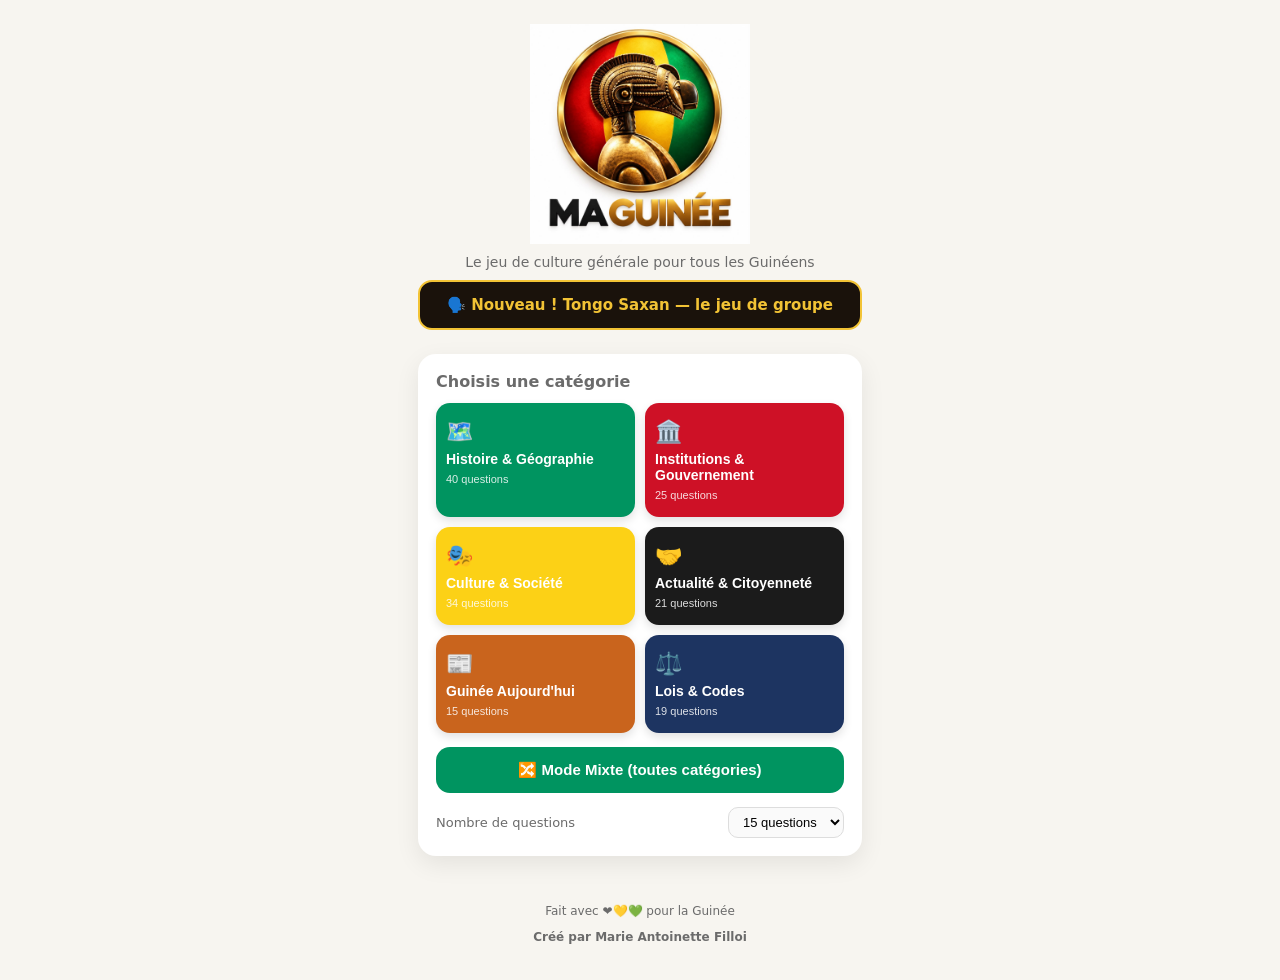
<file: index.html>
<!DOCTYPE html>
<html lang="fr">
<head>
<meta charset="UTF-8" />
<meta name="viewport" content="width=device-width, initial-scale=1, viewport-fit=cover" />
<title>MA GUINÉE — Jeu de culture générale</title>
<meta name="description" content="Jeu de culture générale sur la Guinée : histoire, géographie, institutions, culture et citoyenneté." />
<meta name="theme-color" content="#009460" />
<link rel="manifest" href="manifest.json" />
<link rel="icon" href="icons/icon.png" type="image/png" />
<link rel="apple-touch-icon" href="icons/icon.png" />
<link rel="stylesheet" href="style.css" />
</head>
<body>

<div id="app">

  <!-- ===== ÉCRAN ACCUEIL ===== -->
  <section id="screen-home" class="screen active">
    <header class="home-header">
      <img class="logo-full" src="icons/logo-full.jpg" alt="MA GUINÉE" loading="eager" />
      <p class="tagline">Le jeu de culture générale pour tous les Guinéens</p>
    </header>
        <a href="tongo-saxan/index.html" class="btn btn-block"
       style="display:block;text-align:center;text-decoration:none;margin:0 0 16px;background:#1a120b;color:#f2c335;border:2px solid #f2c335;font-weight:800;">
      🗣️ Nouveau ! Tongo Saxan — le jeu de groupe
    </a>

    <div class="home-card">
      <h2>Choisis une catégorie</h2>
      <div id="category-grid" class="category-grid"></div>

      <button id="btn-mixte" class="btn btn-primary btn-block">🔀 Mode Mixte (toutes catégories)</button>

      <div class="options-row">
        <label for="select-length">Nombre de questions</label>
        <select id="select-length">
          <option value="10">10 questions</option>
          <option value="15" selected>15 questions</option>
          <option value="20">20 questions</option>
        </select>
      </div>
    </div>

    <div id="scoreboard" class="scoreboard"></div>

    <footer class="home-footer">
      <p>Fait avec ❤️💛💚 pour la Guinée</p>
      <p class="credit">Créé par Marie Antoinette Filloi</p>
    </footer>
  </section>

  <!-- ===== ÉCRAN QUIZ ===== -->
  <section id="screen-quiz" class="screen">
    <div class="quiz-top">
      <button id="btn-quit" class="btn-icon" aria-label="Quitter">✕</button>
      <div class="progress-wrap">
        <div class="progress-bar"><div id="progress-fill" class="progress-fill"></div></div>
        <div id="progress-label" class="progress-label">Question 1/15</div>
      </div>
      <div id="timer" class="timer">20</div>
    </div>

    <div class="quiz-body">
      <div id="quiz-category-tag" class="category-tag"></div>
      <h2 id="question-text" class="question-text"></h2>
      <div id="last-chance" class="last-chance hidden">⏳ Dernière chance ! Réponds vite.</div>
      <div id="choices" class="choices"></div>
      <div id="explain" class="explain hidden"></div>
    </div>

    <div class="quiz-bottom">
      <div id="score-live" class="score-live">Score : 0</div>
      <button id="btn-next" class="btn btn-primary" disabled>Suivant →</button>
    </div>
  </section>

  <!-- ===== ÉCRAN RÉSULTATS ===== -->
  <section id="screen-results" class="screen">
    <div class="results-card">
      <div id="result-badge" class="result-badge">🏆</div>
      <h2 id="result-title">Bravo !</h2>
      <p id="result-score" class="result-score">0 / 0</p>
      <p id="result-message" class="result-message"></p>

      <div id="review-list" class="review-list"></div>

      <div class="results-actions">
        <button id="btn-share" class="btn btn-share btn-block">📤 Partager mon score</button>
        <button id="btn-replay" class="btn btn-primary btn-block">🔁 Rejouer</button>
        <button id="btn-home" class="btn btn-ghost btn-block">🏠 Accueil</button>
      </div>
    </div>
  </section>

</div>

<script src="questions.js"></script>
<script src="app.js"></script>
</body>
</html>
</file>
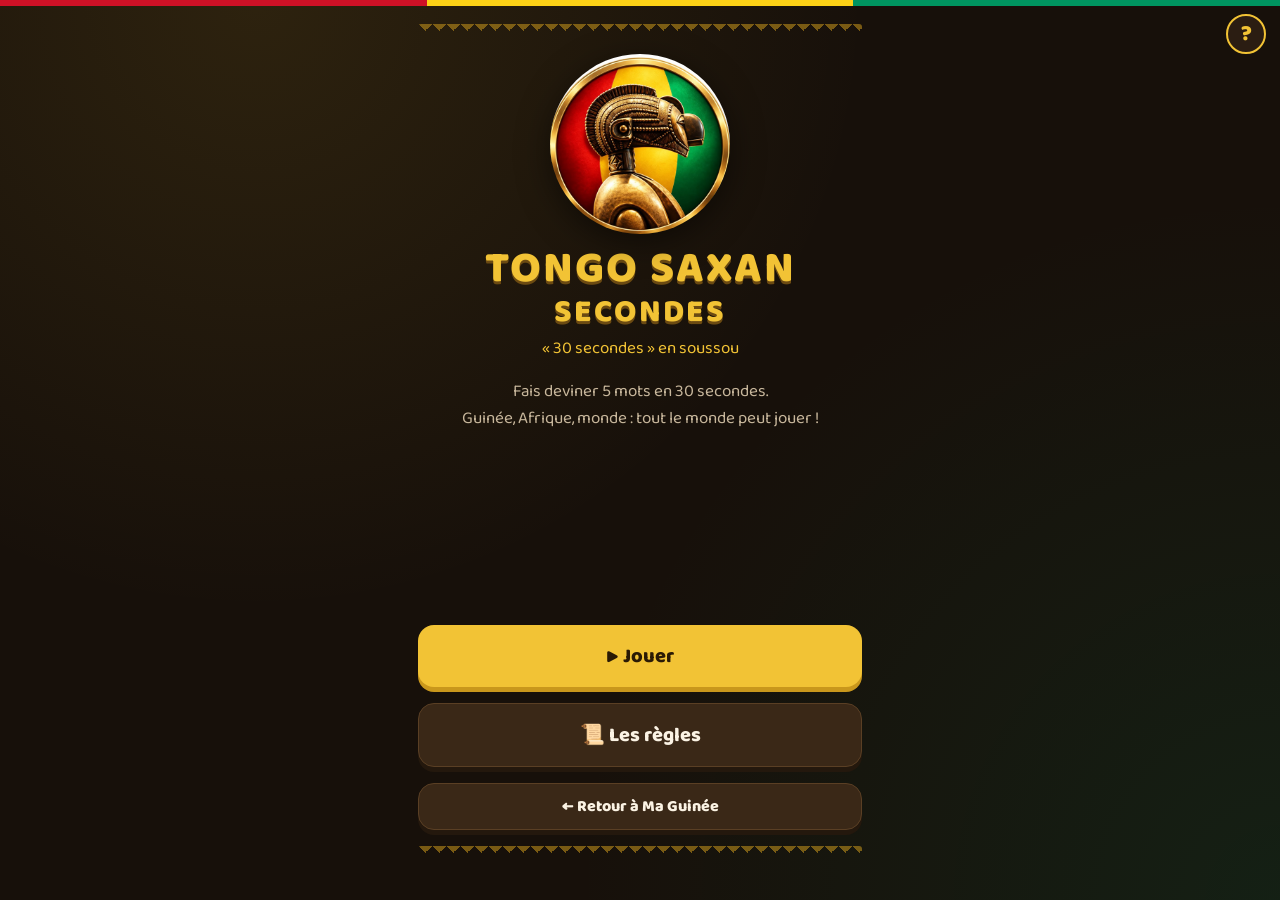
<file: tongo-saxan/index.html>
<!DOCTYPE html>
<html lang="fr">
<head>
<meta charset="UTF-8">
<meta name="viewport" content="width=device-width, initial-scale=1">
<title>Tongo Saxan Secondes</title>
<link rel="manifest" href="../manifest.json">
<link rel="icon" href="../icons/icon.png" type="image/png">
<meta name="theme-color" content="#009460">
<link rel="preconnect" href="https://fonts.googleapis.com">
<link href="https://fonts.googleapis.com/css2?family=Baloo+2:wght@500;700;800&display=swap" rel="stylesheet">
<style>
:root{
  --bg:#17100a; --wood:#2b1d12; --wood2:#3a2817; --line:#5a3f24;
  --gold:#f2c335; --gold2:#c9971c; --red:#ce1126; --yellow:#fcd116; --green:#009460;
  --text:#fbf3e4; --muted:#c8b79c;
}
*{box-sizing:border-box;margin:0;padding:0;-webkit-tap-highlight-color:transparent}
html,body{height:100%}
body{
  font-family:'Baloo 2',system-ui,sans-serif;color:var(--text);
  background:
    radial-gradient(circle at 20% 0%,rgba(242,195,53,.10),transparent 45%),
    radial-gradient(circle at 100% 100%,rgba(0,148,96,.12),transparent 45%),
    var(--bg);
  min-height:100%;
}
.flag{display:flex;height:6px}.flag i{flex:1}.flag i:nth-child(1){background:var(--red)}.flag i:nth-child(2){background:var(--yellow)}.flag i:nth-child(3){background:var(--green)}
.app{max-width:480px;margin:0 auto;padding:18px 18px 40px;min-height:calc(100vh - 6px);display:flex;flex-direction:column}
.screen{display:none;flex-direction:column;gap:16px;flex:1;animation:fade .35s ease}
.screen.on{display:flex}
@keyframes fade{from{opacity:0;transform:translateY(8px)}to{opacity:1;transform:none}}

/* motif */
.motif{height:14px;background:
  linear-gradient(135deg,var(--gold2) 25%,transparent 25%) -7px 0/14px 14px,
  linear-gradient(225deg,var(--gold2) 25%,transparent 25%) -7px 0/14px 14px;opacity:.55;border-radius:3px}

h1{font-size:54px;line-height:.9;font-weight:800;letter-spacing:2px;color:var(--gold);text-align:center;text-shadow:0 3px 0 #6b4a12}
h2{font-size:26px;font-weight:800;color:var(--gold);text-align:center}
.sub{text-align:center;color:var(--muted);font-size:17px}
.tag{display:inline-block;margin:0 auto;padding:2px 12px;border:1px dashed var(--gold2);border-radius:20px;color:var(--gold);font-size:13px}

.btn{border:0;border-radius:16px;padding:15px 18px;font:inherit;font-size:20px;font-weight:800;cursor:pointer;
  background:var(--gold);color:#2a1a05;box-shadow:0 5px 0 var(--gold2);transition:transform .08s}
.btn:active{transform:translateY(3px);box-shadow:0 2px 0 var(--gold2)}
.btn.sec{background:var(--wood2);color:var(--text);box-shadow:0 5px 0 #24180d;border:1px solid var(--line)}
.btn.green{background:var(--green);color:#fff;box-shadow:0 5px 0 #005a3a}
.btn.small{font-size:16px;padding:10px 14px}

.panel{background:var(--wood);border:1px solid var(--line);border-radius:18px;padding:16px}
.label{font-size:14px;color:var(--muted);margin-bottom:6px;font-weight:700;text-transform:uppercase;letter-spacing:1px}
.chips{display:flex;flex-wrap:wrap;gap:8px}
.chip{border:1px solid var(--line);background:var(--wood2);color:var(--text);border-radius:12px;padding:8px 14px;font:inherit;font-size:16px;font-weight:700;cursor:pointer}
.chip.on{background:var(--gold);color:#2a1a05;border-color:var(--gold)}
.teamin{display:flex;gap:8px;align-items:center;margin-top:8px}
.teamin span{width:14px;height:14px;border-radius:50%;flex:none}
.teamin input{flex:1;background:var(--bg);border:1px solid var(--line);border-radius:10px;padding:9px 12px;color:var(--text);font:inherit;font-size:17px}

/* mask */
.mask{width:180px;border-radius:50%;margin:0 auto;display:block;filter:drop-shadow(0 8px 16px rgba(0,0,0,.5))}
.mask.sm{width:96px}

/* scores */
.scores{display:flex;flex-direction:column;gap:10px}
.srow{display:grid;grid-template-columns:1fr auto;gap:4px 10px;align-items:center}
.srow b{font-size:17px}.srow em{font-style:normal;font-weight:800;color:var(--gold)}
.bar{grid-column:1/-1;height:10px;background:var(--bg);border-radius:6px;overflow:hidden}
.bar i{display:block;height:100%;border-radius:6px;transition:width .5s}
.srow.cur b::after{content:" ◀";color:var(--gold)}

/* card */
.top{display:flex;justify-content:space-between;align-items:center}
.who{font-size:20px;font-weight:800}
.timer{position:relative;width:86px;height:86px}
.timer svg{transform:rotate(-90deg)}
.timer .num{position:absolute;inset:0;display:grid;place-items:center;font-size:32px;font-weight:800}
.timer.hot .num{color:var(--red);animation:pulse .5s infinite alternate}
@keyframes pulse{to{transform:scale(1.15)}}
.card{background:linear-gradient(160deg,#fff7e6,#f3e0bb);border-radius:22px;padding:14px;display:flex;flex-direction:column;gap:9px;
  box-shadow:0 10px 30px rgba(0,0,0,.45);border:4px solid var(--gold);position:relative}
.card::before{content:"";position:absolute;inset:6px;border:1.5px dashed rgba(139,94,20,.35);border-radius:15px;pointer-events:none}
.word{display:flex;align-items:center;gap:10px;background:#fff;border:2px solid #e5cf9f;border-radius:14px;padding:11px 12px;
  color:#2a1a05;font:inherit;font-size:21px;font-weight:800;text-align:left;cursor:pointer;position:relative;z-index:1}
.word .n{width:30px;height:30px;border-radius:50%;background:#2a1a05;color:var(--gold);display:grid;place-items:center;font-size:15px;flex:none}
.word small{margin-left:auto;font-size:11px;font-weight:700;color:#8b6a2a;text-transform:uppercase;letter-spacing:.5px}
.word.ok{background:var(--green);border-color:var(--green);color:#fff}
.word.ok .n{background:#fff;color:var(--green)}
.word.ok .n::before{content:"✓"}.word.ok .n span{display:none}
.word.ok small{color:#d6ffe9}
.hint{text-align:center;color:var(--muted);font-size:15px}
.big{font-size:64px;font-weight:800;text-align:center;color:var(--gold);line-height:1}
.rules li{margin:0 0 8px 20px;font-size:17px;line-height:1.35}
.row{display:flex;gap:10px}.row .btn{flex:1}
.spacer{flex:1}
.howto{background:var(--wood2);border:1px solid var(--line);border-radius:16px;padding:12px 14px;display:flex;flex-direction:column;gap:8px}
.howto div{display:flex;gap:10px;align-items:flex-start;font-size:16px;line-height:1.3}
.howto div span{font-size:22px;flex:none;width:28px;text-align:center}
.banner{background:var(--gold);color:#2a1a05;border-radius:14px;padding:10px 12px;text-align:center;font-weight:800;font-size:18px;line-height:1.2}
.banner small{display:block;font-weight:600;font-size:14px}
.help{position:fixed;top:14px;right:14px;width:40px;height:40px;border-radius:50%;border:2px solid var(--gold);background:var(--wood);color:var(--gold);font:inherit;font-size:22px;font-weight:800;cursor:pointer;z-index:5}
.catdesc{margin-top:10px;font-size:15px;color:var(--muted)}
.tuto{position:fixed;inset:0;background:rgba(10,6,3,.92);z-index:20;display:none;align-items:center;justify-content:center;padding:20px}
.tuto.on{display:flex}
.tbox{max-width:420px;width:100%;background:var(--wood);border:2px solid var(--gold);border-radius:22px;padding:22px 20px;display:flex;flex-direction:column;gap:14px;text-align:center;animation:fade .3s}
.tbox .ico{font-size:64px;line-height:1}
.tbox h3{font-size:24px;color:var(--gold);font-weight:800}
.tbox p{font-size:18px;line-height:1.35}
.dots{display:flex;gap:6px;justify-content:center}.dots i{width:9px;height:9px;border-radius:50%;background:var(--line)}.dots i.on{background:var(--gold)}
.confetti{position:fixed;top:-20px;width:10px;height:14px;z-index:9;animation:fall linear forwards;pointer-events:none}
@keyframes fall{to{transform:translateY(110vh) rotate(720deg)}}
</style>
</head>
<body>
<svg width="0" height="0" style="position:absolute" aria-hidden="true"><defs>
      <linearGradient id="wd" x1="0" y1="0" x2="1" y2="1"><stop offset="0" stop-color="#6b4321"/><stop offset="1" stop-color="#2a170a"/></linearGradient>
    </defs><symbol id="nimba" viewBox="0 0 200 250">
    <!-- crête -->
    <path d="M86 40 L92 26 L100 38 L108 22 L116 36 L125 22 L132 38 L141 28 L146 46" fill="none" stroke="#f2c335" stroke-width="4" stroke-linejoin="round"/>
    <!-- tête de profil -->
    <path d="M118 36 C150 36 170 62 166 98 C163 122 151 136 136 141 L134 156 L100 156 L98 147
             C82 147 72 142 67 135 C63 129 59 126 53 128 C40 131 36 118 44 108
             C54 96 66 86 69 72 C72 50 92 36 118 36 Z" fill="url(#wd)" stroke="#f2c335" stroke-width="3"/>
    <!-- oeil -->
    <path d="M80 80 Q90 73 99 80 Q90 86 80 80 Z" fill="#f2c335"/>
    <!-- oreille -->
    <path d="M140 86 q12 4 8 18 q-4 8 -12 4" fill="none" stroke="#f2c335" stroke-width="3"/>
    <!-- scarifications -->
    <g stroke="#f2c335" stroke-width="2.4" stroke-linecap="round" opacity=".9">
      <path d="M108 52 l8 8 l8 -8 l8 8 l8 -8"/>
      <path d="M112 118 l6 6 l6 -6 l6 6"/>
      <path d="M78 100 l5 6"/><path d="M85 98 l5 6"/>
    </g>
    <!-- épaules -->
    <path d="M58 166 Q60 156 76 156 L148 156 Q162 156 164 170 L166 198 Q112 212 56 198 Z" fill="url(#wd)" stroke="#f2c335" stroke-width="3"/>
    <!-- seins -->
    <path d="M74 200 Q74 228 90 228 Q104 228 104 203" fill="url(#wd)" stroke="#f2c335" stroke-width="3"/>
    <path d="M118 203 Q118 228 133 228 Q148 228 148 200" fill="url(#wd)" stroke="#f2c335" stroke-width="3"/>
    <circle cx="90" cy="221" r="3" fill="#f2c335"/><circle cx="133" cy="221" r="3" fill="#f2c335"/>
    <g fill="#ce1126"><circle cx="86" cy="178" r="4"/></g><g fill="#fcd116"><circle cx="111" cy="182" r="4"/></g><g fill="#009460"><circle cx="136" cy="178" r="4"/></g>
    <!-- pieds -->
    <g fill="#2a170a" stroke="#f2c335" stroke-width="3"><rect x="64" y="226" width="10" height="20" rx="3"/><rect x="150" y="226" width="10" height="20" rx="3"/></g>
  </symbol></svg>
<div class="flag"><i></i><i></i><i></i></div>
<button class="help" onclick="openTuto(false)" aria-label="Aide">?</button>
<div class="tuto" id="tuto"><div class="tbox">
  <div class="ico" id="tIco"></div><h3 id="tTitle"></h3><p id="tText"></p>
  <div class="dots" id="tDots"></div>
  <div class="row"><button class="btn sec small" id="tSkip" onclick="closeTuto()">Passer</button><button class="btn small" id="tNext" onclick="nextTuto()">Suivant →</button></div>
</div></div>
<div class="app">

<!-- ACCUEIL -->
<section class="screen on" id="home">
  <div class="motif"></div>
  <img class="mask" src="../icons/icon.png" alt="Logo Nimba">
    <h1 style="font-size:44px">TONGO SAXAN<br><span style="font-size:32px">SECONDES</span></h1>
  <p class="sub" style="margin-top:-10px;color:var(--gold)">« 30 secondes » en soussou</p>
 
  <p class="sub">Fais deviner 5 mots en 30 secondes.<br>Guinée, Afrique, monde : tout le monde peut jouer !</p>
  <div class="spacer"></div>
  <button class="btn" onclick="go('setup')">▶ Jouer</button>
  <button class="btn sec" onclick="go('rules')">📜 Les règles</button>
  <a class="btn sec small" href="../index.html" style="text-align:center;text-decoration:none">← Retour à Ma Guinée</a>
  <div class="motif"></div>
</section>

<!-- RÈGLES -->
<section class="screen" id="rules">
  <h2>Comment jouer ?</h2>
  <div class="panel">
    <ol class="rules">
      <li>Formez 2 à 4 équipes.</li>
      <li>À chaque tour, un joueur de l'équipe prend le téléphone et lance le chrono.</li>
      <li>Il a <b>30 secondes</b> pour faire deviner les <b>5 mots</b> de la carte à son équipe.</li>
      <li>Interdit de dire le mot, une partie du mot, ou de l'épeler !</li>
      <li>Touchez un mot quand l'équipe le trouve ✓.</li>
      <li>Chaque mot trouvé = 1 point. Puis c'est le tour de l'équipe suivante.</li>
      <li>La première équipe qui atteint le score final gagne 🏆.</li>
    </ol>
  </div>
  <div class="spacer"></div>
  <button class="btn" onclick="go('setup')">J'ai compris, on joue !</button>
  <button class="btn sec small" onclick="go('home')">← Retour</button>
</section>

<!-- RÉGLAGES -->
<section class="screen" id="setup">
  <h2>Préparer la partie</h2>
  <div class="panel">
    <div class="label">Nombre d'équipes</div>
    <div class="chips" id="nbTeams"></div>
    <div id="teamInputs"></div>
  </div>
  <div class="panel">
    <div class="label">Thème des cartes</div>
    <div class="chips" id="cats"></div>
    <div class="catdesc" id="catDesc"></div>
  </div>
  <div class="panel">
    <div class="label">Durée du chrono</div>
    <div class="chips" id="durs"></div>
  </div>
  <div class="panel">
    <div class="label">Score pour gagner</div>
    <div class="chips" id="targets"></div>
  </div>
  <button class="btn" onclick="startGame()">C'est parti !</button>
  <button class="btn sec small" onclick="go('home')">← Retour</button>
</section>

<!-- AVANT LE TOUR -->
<section class="screen" id="ready">
  <img class="mask sm" src="../icons/icon.png" alt="">
  <p class="sub">C'est au tour de</p>
  <h2 id="readyTeam" style="font-size:34px"></h2>
  <div class="howto">
    <div><span>📱</span><p><b>Un joueur</b> de cette équipe prend le téléphone. C'est lui qui <b>fait deviner</b>.</p></div>
    <div><span>🙈</span><p>Ses coéquipiers <b>ne regardent pas</b> l'écran. Ce sont eux qui <b>devinent</b>.</p></div>
    <div><span>🗣️</span><p>Il explique chaque mot <b>sans le dire</b> (gestes, phrases, exemples…).</p></div>
    <div><span>⏱️</span><p>Il a <b id="readyDur">30</b> secondes pour faire trouver un maximum des 5 mots.</p></div>
  </div>
  <div class="panel scores" id="scoresReady"></div>
  <div class="spacer"></div>
  <button class="btn green" onclick="startTurn()">⏱ Lancer le chrono</button>
  <button class="btn sec small" onclick="quitGame()">Quitter la partie</button>
</section>

<!-- CARTE -->
<section class="screen" id="play">
  <div class="top">
    <div><div class="label" style="margin:0">Équipe</div><div class="who" id="playTeam"></div></div>
    <div class="timer" id="timer">
      <svg width="86" height="86"><circle cx="43" cy="43" r="37" fill="none" stroke="#3a2817" stroke-width="8"/>
        <circle id="ring" cx="43" cy="43" r="37" fill="none" stroke="#f2c335" stroke-width="8" stroke-linecap="round" stroke-dasharray="232.5" stroke-dashoffset="0"/></svg>
      <div class="num" id="timeNum">30</div>
    </div>
  </div>
  <div class="banner">Fais deviner ces mots à ton équipe… sans les dire !<small>Quand ton équipe trouve un mot, touche-le ✓</small></div>
  <div class="card" id="card"></div>
  <div class="spacer"></div>
  <button class="btn sec small" onclick="endTurn()">Terminer maintenant</button>
</section>

<!-- RÉSULTAT DU TOUR -->
<section class="screen" id="result">
  <h2>⏰ Temps écoulé !</h2>
  <div class="big" id="resNum">0</div>
  <p class="sub" id="resTxt"></p>
  <div class="card" id="resCard"></div>
  <p class="hint">Une erreur ? Touche un mot pour corriger.</p>
  <div class="spacer"></div>
  <button class="btn" onclick="validate()">Valider les points</button>
</section>

<!-- VICTOIRE -->
<section class="screen" id="win">
  <div class="motif"></div>
  <img class="mask" src="../icons/icon.png" alt="">
  <h2 style="font-size:20px;color:var(--muted)">Victoire de</h2>
  <h1 id="winTeam" style="font-size:44px"></h1>
  <div class="panel scores" id="scoresWin"></div>
  <div class="spacer"></div>
  <button class="btn" onclick="startGame()">🔁 Rejouer</button>
  <button class="btn sec small" onclick="go('home')">Accueil</button>
</section>

</div>

<script>
/* ======== CARTES (mots) ======== */
const POOLS = {
  guinee: ["Conakry","Kankan","Labé","Nzérékoré","Kindia","Boké","Mamou","Faranah","Kissidougou","Siguiri","Dubréka","Macenta","Guéckédou","Fria",
    "Fouta-Djallon","Mont Nimba","Îles de Loos","Île de Kassa","Fleuve Niger","Voile de la Mariée","Mont Loura","Kaloum","Ratoma","Marché Madina",
    "Masque Nimba","Mory Kanté","Sékouba Bambino","Bembeya Jazz","Ballets Africains","Camara Laye","L'Enfant noir","Syli National","Naby Keïta",
    "Serhou Guirassy","Pascal Feindouno","Horoya AC","Hafia FC","Fonio","Sauce arachide","Sauce feuille","Riz gras","Djembé","Kora","Balafon",
    "Bauxite","Franc guinéen","2 octobre","Drapeau guinéen","Soussou","Peul","Malinké","Kissi","Taxi-moto","Mangue","Ananas",
    "Grande mosquée de Conakry","Palais du Peuple","Stade du 28 Septembre","Jardin de Camayenne"],
  afrique: ["Nil","Sahara","Kilimandjaro","Chutes Victoria","Pyramides","Lac Victoria","Nelson Mandela","Miriam Makeba","Fela Kuti","Youssou N'Dour",
    "Salif Keita","Angélique Kidjo","Didier Drogba","Samuel Eto'o","Mohamed Salah","Sadio Mané","Wangari Maathai","Chinua Achebe","Lagos","Dakar",
    "Abidjan","Bamako","Freetown","Monrovia","Le Caire","Nairobi","Addis-Abeba","Kinshasa","Le Cap","Johannesburg","Marrakech","Tombouctou",
    "Île de Gorée","Lac Rose","Madagascar","Baobab","Lion","Éléphant","Girafe","Gorille","Zèbre","Hippopotame","Lémurien","Crocodile",
    "Jollof","Thiéboudienne","Mafé","Couscous","Attiéké","Alloco","Pagne wax","Kente","Boubou","CAN","Union africaine","Swahili","Wolof",
    "Zoulou","Tabaski","Griot","Safari"],
  monde: ["Tour Eiffel","Statue de la Liberté","Grande Muraille","Taj Mahal","Machu Picchu","Colisée","Big Ben","Everest","Amazonie","Océan Pacifique",
    "Paris","Londres","New York","Tokyo","Rio de Janeiro","Pékin","Dubaï","La Mecque","Lionel Messi","Cristiano Ronaldo","Kylian Mbappé","Usain Bolt",
    "Serena Williams","Michael Jackson","Bob Marley","Beyoncé","Rihanna","Albert Einstein","Napoléon","Martin Luther King","La Joconde",
    "Coupe du monde","Jeux olympiques","Internet","WhatsApp","TikTok","Smartphone","Avion","Fusée","Lune","Soleil","Mars","Arc-en-ciel",
    "Pizza","Chocolat","Café","Ordinateur","Basket-ball","Tennis","Piano","Guitare","Dinosaure","Pingouin","Kangourou","Panda","Requin",
    "Volcan","Pyjama","Parapluie","Anniversaire","Hôpital","École","Football"]
};
const CAT_LABEL = {tout:"🌍 Tout",guinee:"🇬🇳 Guinée",afrique:"🌍 Afrique",monde:"🌐 Monde"};
const CAT_DESC = {tout:"Des mots sur la Guinée, l'Afrique et le monde, mélangés.",
  guinee:"Uniquement des mots sur la Guinée : villes, artistes, plats, lieux…",
  afrique:"Des mots sur toute l'Afrique : pays, villes, stars, animaux, plats…",
  monde:"Des mots du monde entier : monuments, sportifs, objets, animaux…"};
const TUTO = [
  ["👥","Formez des équipes","Mettez-vous en 2, 3 ou 4 équipes. Chaque équipe joue à son tour."],
  ["📱","Un joueur fait deviner","Quand c'est votre tour, une personne prend le téléphone. Les autres de son équipe ne regardent pas l'écran."],
  ["🃏","Une carte = 5 mots","Le téléphone montre 5 mots. Le joueur doit les faire deviner à son équipe."],
  ["🚫","Interdit de dire le mot !","On explique avec d'autres mots, des gestes ou des exemples. Exemple pour « Conakry » : « La capitale de la Guinée »."],
  ["⏱️","Vite, le chrono tourne","Vous avez peu de temps (30 secondes au départ). Quand l'équipe trouve un mot, touchez-le : il devient vert ✓."],
  ["🏆","Gagnez des points","1 mot trouvé = 1 point. Puis on passe à l'équipe suivante. La première équipe qui arrive au score final gagne !"]
];
let tStep=0, tThen=false;
function openTuto(then){tStep=0;tThen=then;$('tuto').classList.add('on');showTuto();}
function showTuto(){const t=TUTO[tStep];$('tIco').textContent=t[0];$('tTitle').textContent=t[1];$('tText').textContent=t[2];
  $('tDots').innerHTML=TUTO.map((_,i)=>`<i class="${i===tStep?'on':''}"></i>`).join('');
  $('tNext').textContent = tStep===TUTO.length-1 ? (tThen?"On joue ! ▶":"J'ai compris ✓") : "Suivant →";
  $('tSkip').style.display = tStep===TUTO.length-1 ? 'none':'';}
function nextTuto(){if(tStep<TUTO.length-1){tStep++;showTuto();}else closeTuto();}
function closeTuto(){$('tuto').classList.remove('on');}
const SHORT = {guinee:"Guinée",afrique:"Afrique",monde:"Monde"};
const TEAM_COLORS = ["#ce1126","#fcd116","#009460","#4fb3ff"];
const TEAM_NAMES = ["Les Lions","Les Éléphants","Les Panthères","Les Aigles"];

const S = {nb:2, names:[...TEAM_NAMES], cat:"tout", dur:30, target:20, teams:[], cur:0, deck:[], card:[], found:[], timer:null, left:0, audio:null};

/* ======== OUTILS ======== */
const $ = id => document.getElementById(id);
function go(id){document.querySelector('.help').style.display=(id==='play'||id==='result')?'none':'';document.querySelectorAll('.screen').forEach(s=>s.classList.toggle('on',s.id===id));window.scrollTo(0,0);if(id==='setup')renderSetup();}
function shuffle(a){for(let i=a.length-1;i>0;i--){const j=Math.floor(Math.random()*(i+1));[a[i],a[j]]=[a[j],a[i]];}return a;}
function esc(s){return s.replace(/[&<>"]/g,c=>({"&":"&amp;","<":"&lt;",">":"&gt;",'"':"&quot;"}[c]));}

function beep(f,d,type){
  try{
    if(!S.audio) S.audio = new (window.AudioContext||window.webkitAudioContext)();
    const o=S.audio.createOscillator(), g=S.audio.createGain();
    o.type=type||'sine'; o.frequency.value=f; o.connect(g); g.connect(S.audio.destination);
    g.gain.setValueAtTime(.25,S.audio.currentTime); g.gain.exponentialRampToValueAtTime(.001,S.audio.currentTime+d);
    o.start(); o.stop(S.audio.currentTime+d);
  }catch(e){}
}

/* ======== RÉGLAGES ======== */
function chips(el, opts, val, onPick){
  el.innerHTML = opts.map(o=>`<button class="chip ${o.v===val?'on':''}" data-v="${o.v}">${o.t}</button>`).join('');
  el.querySelectorAll('.chip').forEach(b=>b.onclick=()=>{onPick(isNaN(b.dataset.v)?b.dataset.v:+b.dataset.v);renderSetup();});
}
function renderSetup(){
  document.querySelectorAll('#teamInputs input').forEach((inp,i)=>S.names[i]=inp.value||TEAM_NAMES[i]);
  chips($('nbTeams'),[2,3,4].map(n=>({v:n,t:n+" équipes"})),S.nb,v=>S.nb=v);
  $('teamInputs').innerHTML = Array.from({length:S.nb},(_,i)=>
    `<div class="teamin"><span style="background:${TEAM_COLORS[i]}"></span><input maxlength="18" value="${esc(S.names[i])}"></div>`).join('');
  chips($('cats'),Object.keys(CAT_LABEL).map(k=>({v:k,t:CAT_LABEL[k]})),S.cat,v=>S.cat=v);
  $('catDesc').textContent=CAT_DESC[S.cat];
  chips($('durs'),[30,45,60].map(n=>({v:n,t:n+" s"})),S.dur,v=>S.dur=v);
  chips($('targets'),[10,20,30].map(n=>({v:n,t:n+" points"})),S.target,v=>S.target=v);
}

/* ======== PARTIE ======== */
function buildDeck(){
  const keys = S.cat==='tout' ? Object.keys(POOLS) : [S.cat];
  S.deck = shuffle(keys.flatMap(k=>POOLS[k].map(w=>({w,k}))));
}
function startGame(){
  document.querySelectorAll('#teamInputs input').forEach((inp,i)=>S.names[i]=inp.value.trim()||TEAM_NAMES[i]);
  S.teams = Array.from({length:S.nb},(_,i)=>({name:S.names[i],color:TEAM_COLORS[i],score:0}));
  S.cur = 0; buildDeck(); showReady(); openTuto(true);
}
function scoresHTML(){
  return S.teams.map((t,i)=>`<div class="srow ${i===S.cur?'cur':''}"><b>${esc(t.name)}</b><em>${t.score} / ${S.target}</em>
    <div class="bar"><i style="width:${Math.min(100,t.score/S.target*100)}%;background:${t.color}"></i></div></div>`).join('');
}
function showReady(){
  const t=S.teams[S.cur];
  $('readyDur').textContent=S.dur; $('readyTeam').textContent=t.name; $('readyTeam').style.color=t.color;
  $('scoresReady').innerHTML=scoresHTML(); go('ready');
}
function cardHTML(){
  return S.card.map((c,i)=>`<button class="word ${S.found[i]?'ok':''}" data-i="${i}"><span class="n"><span>${i+1}</span></span>${esc(c.w)}<small>${SHORT[c.k]}</small></button>`).join('');
}
function bindCard(el){
  el.innerHTML = cardHTML();
  el.querySelectorAll('.word').forEach(b=>b.onclick=()=>{
    const i=+b.dataset.i; S.found[i]=!S.found[i];
    if(S.found[i]) beep(880,.12,'triangle');
    bindCard(el);
    if(el.id==='resCard') updateRes();
    if(el.id==='card' && S.found.every(Boolean)) setTimeout(endTurn,350);
  });
}
function startTurn(){
  beep(660,.15);
  if(S.deck.length<5) buildDeck();
  S.card = S.deck.splice(0,5); S.found=[false,false,false,false,false];
  const t=S.teams[S.cur]; $('playTeam').textContent=t.name; $('playTeam').style.color=t.color;
  bindCard($('card'));
  S.left=S.dur; tick(); go('play');
  clearInterval(S.timer); S.timer=setInterval(()=>{S.left--;tick();if(S.left<=0)endTurn();},1000);
}
function tick(){
  $('timeNum').textContent=Math.max(0,S.left);
  $('ring').style.strokeDashoffset = 232.5*(1-Math.max(0,S.left)/S.dur);
  const hot=S.left<=5 && S.left>0;
  $('timer').classList.toggle('hot',hot);
  $('ring').style.stroke = hot ? '#ce1126' : '#f2c335';
  if(hot) beep(520,.08,'square');
}
function endTurn(){
  if(!$('play').classList.contains('on')) return;
  clearInterval(S.timer); beep(220,.5,'sawtooth');
  bindCard($('resCard')); updateRes(); go('result');
}
function updateRes(){
  const n=S.found.filter(Boolean).length;
  $('resNum').textContent='+'+n;
  $('resTxt').textContent = n===5?'Parfait ! Les 5 mots trouvés 🔥': n===0?'Aucun mot… ça arrive !': n+' mot'+(n>1?'s':'')+' trouvé'+(n>1?'s':'');
}
function validate(){
  const t=S.teams[S.cur]; t.score+=S.found.filter(Boolean).length;
  if(t.score>=S.target){ showWin(t); return; }
  S.cur=(S.cur+1)%S.teams.length; showReady();
}
function showWin(t){
  $('winTeam').textContent=t.name; $('winTeam').style.color=t.color;
  $('scoresWin').innerHTML=scoresHTML(); go('win'); confetti();
  [523,659,784,1046].forEach((f,i)=>setTimeout(()=>beep(f,.25,'triangle'),i*150));
}
function confetti(){
  const cols=['#ce1126','#fcd116','#009460','#f2c335'];
  for(let i=0;i<60;i++){const d=document.createElement('div');d.className='confetti';
    d.style.left=Math.random()*100+'vw';d.style.background=cols[i%4];d.style.animationDuration=(2+Math.random()*2)+'s';d.style.animationDelay=Math.random()*.6+'s';
    document.body.appendChild(d);setTimeout(()=>d.remove(),5000);}
}
function quitGame(){clearInterval(S.timer);go('home');}
</script>
</body>
</html>
</file>
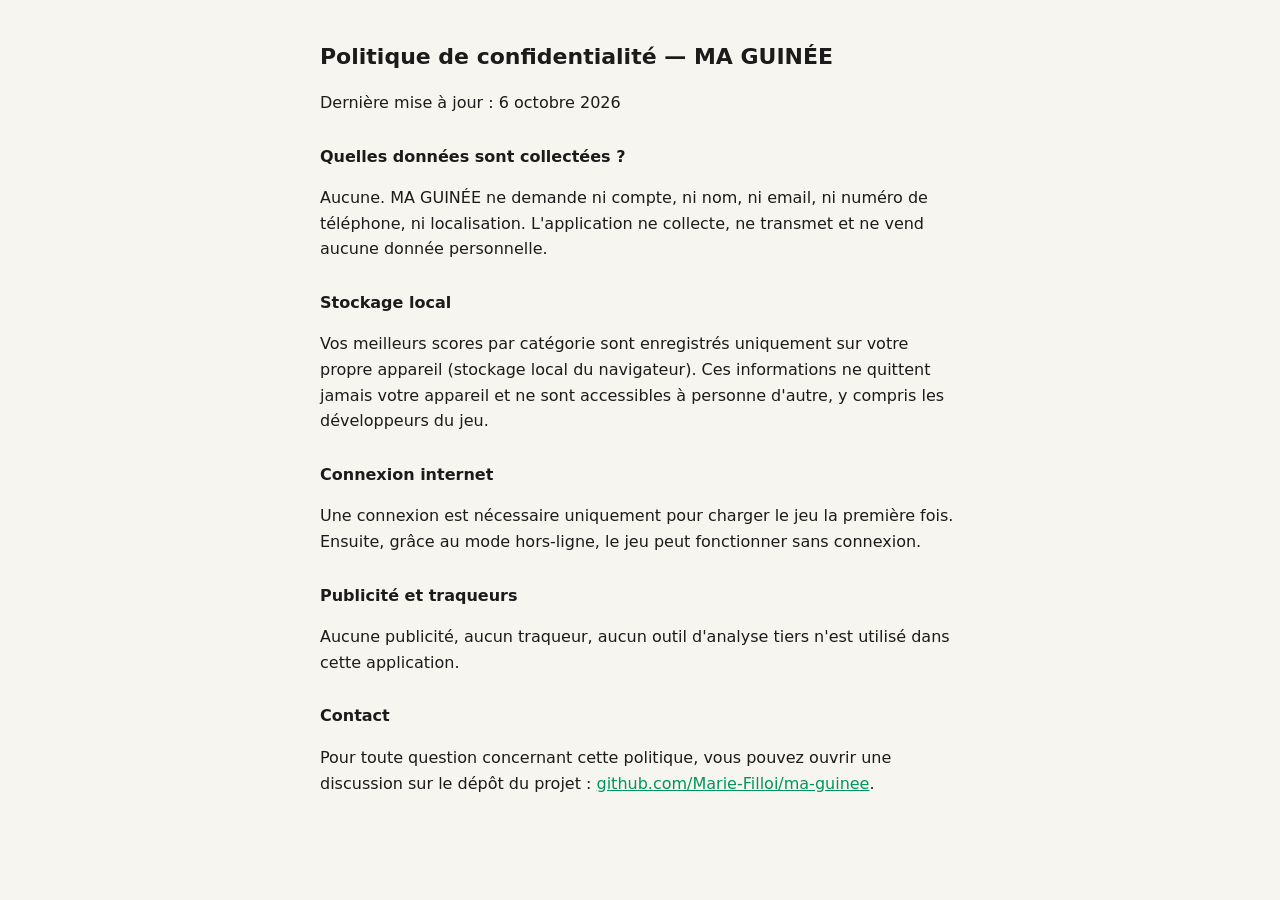
<file: privacy.html>
<!DOCTYPE html>
<html lang="fr">
<head>
<meta charset="UTF-8" />
<meta name="viewport" content="width=device-width, initial-scale=1" />
<title>Politique de confidentialité — MA GUINÉE</title>
<meta name="theme-color" content="#009460" />
<style>
  body { font-family: "Segoe UI", system-ui, sans-serif; max-width: 640px; margin: 0 auto; padding: 24px 18px 60px; line-height: 1.6; color: #1b1b1b; background:#f7f5f0; }
  h1 { font-size: 22px; }
  h2 { font-size: 16px; margin-top: 28px; }
  a { color: #009460; }
</style>
</head>
<body>
  <h1>Politique de confidentialité — MA GUINÉE</h1>
  <p>Dernière mise à jour : 6 octobre 2026</p>

  <h2>Quelles données sont collectées ?</h2>
  <p>Aucune. MA GUINÉE ne demande ni compte, ni nom, ni email, ni numéro de téléphone, ni localisation. L'application ne collecte, ne transmet et ne vend aucune donnée personnelle.</p>

  <h2>Stockage local</h2>
  <p>Vos meilleurs scores par catégorie sont enregistrés uniquement sur votre propre appareil (stockage local du navigateur). Ces informations ne quittent jamais votre appareil et ne sont accessibles à personne d'autre, y compris les développeurs du jeu.</p>

  <h2>Connexion internet</h2>
  <p>Une connexion est nécessaire uniquement pour charger le jeu la première fois. Ensuite, grâce au mode hors-ligne, le jeu peut fonctionner sans connexion.</p>

  <h2>Publicité et traqueurs</h2>
  <p>Aucune publicité, aucun traqueur, aucun outil d'analyse tiers n'est utilisé dans cette application.</p>

  <h2>Contact</h2>
  <p>Pour toute question concernant cette politique, vous pouvez ouvrir une discussion sur le dépôt du projet : <a href="https://github.com/Marie-Filloi/ma-guinee">github.com/Marie-Filloi/ma-guinee</a>.</p>
</body>
</html>
</file>
<file: style.css>
:root {
  --red: #CE1126;
  --yellow: #FCD116;
  --green: #009460;
  --ink: #1b1b1b;
  --bg: #f7f5f0;
  --card: #ffffff;
  --muted: #6b6b6b;
  --radius: 18px;
  --shadow: 0 8px 24px rgba(0,0,0,0.08);
}

* { box-sizing: border-box; }

html, body {
  margin: 0;
  padding: 0;
  background: var(--bg);
  color: var(--ink);
  font-family: "Segoe UI", system-ui, -apple-system, Roboto, Helvetica, Arial, sans-serif;
  -webkit-tap-highlight-color: transparent;
}

#app {
  max-width: 480px;
  margin: 0 auto;
  min-height: 100vh;
  display: flex;
  flex-direction: column;
  position: relative;
}

.screen {
  display: none;
  flex: 1;
  flex-direction: column;
  padding: 0 18px 24px;
  animation: fadeIn .25s ease;
}
.screen.active { display: flex; }

@keyframes fadeIn {
  from { opacity: 0; transform: translateY(6px); }
  to { opacity: 1; transform: translateY(0); }
}

/* ===== HOME ===== */
.home-header {
  text-align: center;
  padding: 24px 18px 10px;
}
.logo-full {
  width: 220px;
  max-width: 70%;
  height: auto;
  display: block;
  margin: 0 auto;
}
.home-header .tagline {
  margin: 10px 0 0;
  color: var(--muted);
  font-size: 14px;
}

.home-card {
  background: var(--card);
  border-radius: var(--radius);
  box-shadow: var(--shadow);
  padding: 18px;
  margin-top: 8px;
}
.home-card h2 {
  margin: 0 0 12px;
  font-size: 16px;
  color: var(--muted);
  font-weight: 600;
}

.category-grid {
  display: grid;
  grid-template-columns: 1fr 1fr;
  gap: 10px;
  margin-bottom: 14px;
}
.category-btn {
  border: none;
  border-radius: 14px;
  padding: 16px 10px;
  text-align: left;
  cursor: pointer;
  color: #fff;
  font-weight: 700;
  font-size: 14px;
  display: flex;
  flex-direction: column;
  gap: 6px;
  transition: transform .12s ease, box-shadow .12s ease;
  box-shadow: 0 4px 10px rgba(0,0,0,0.12);
}
.category-btn:active { transform: scale(0.96); }
.category-btn .cat-icon { font-size: 22px; }
.category-btn .cat-count {
  font-weight: 400;
  font-size: 11px;
  opacity: 0.85;
}
.category-grid > .category-btn:last-child:nth-child(odd) {
  grid-column: 1 / -1;
}

.btn {
  border: none;
  border-radius: 14px;
  padding: 14px 18px;
  font-size: 15px;
  font-weight: 700;
  cursor: pointer;
  transition: transform .1s ease, opacity .15s ease;
}
.btn:active { transform: scale(0.97); }
.btn-block { width: 100%; }
.btn-primary {
  background: var(--green);
  color: #fff;
}
.btn-primary:disabled {
  opacity: 0.4;
  cursor: not-allowed;
}
.btn-ghost {
  background: transparent;
  color: var(--ink);
  border: 2px solid #e2e2e2;
  margin-top: 10px;
}
.btn-share {
  background: #25D366;
  color: #fff;
}

#btn-mixte { margin-bottom: 14px; }

.options-row {
  display: flex;
  align-items: center;
  justify-content: space-between;
  font-size: 13px;
  color: var(--muted);
}
.options-row select {
  border: 1px solid #ddd;
  border-radius: 10px;
  padding: 6px 10px;
  font-size: 13px;
  background: #fafafa;
}

.scoreboard {
  margin-top: 16px;
  display: flex;
  flex-direction: column;
  gap: 8px;
}
.score-row {
  display: flex;
  justify-content: space-between;
  background: var(--card);
  border-radius: 12px;
  padding: 10px 14px;
  font-size: 13px;
  box-shadow: var(--shadow);
}
.score-row strong { color: var(--green); }

.home-footer {
  margin-top: auto;
  text-align: center;
  padding-top: 20px;
  color: var(--muted);
  font-size: 12px;
}
.home-footer .credit {
  margin-top: 2px;
  font-weight: 600;
}

/* ===== QUIZ ===== */
.quiz-top {
  display: flex;
  align-items: center;
  gap: 10px;
  padding: 16px 0 10px;
}
.btn-icon {
  background: #eee;
  border: none;
  border-radius: 50%;
  width: 34px;
  height: 34px;
  font-size: 15px;
  cursor: pointer;
  flex-shrink: 0;
}
.progress-wrap { flex: 1; }
.progress-bar {
  background: #e7e7e7;
  border-radius: 8px;
  height: 8px;
  overflow: hidden;
}
.progress-fill {
  background: var(--green);
  height: 100%;
  width: 0%;
  transition: width .3s ease;
}
.progress-label {
  font-size: 11px;
  color: var(--muted);
  margin-top: 4px;
}
.timer {
  width: 36px;
  height: 36px;
  border-radius: 50%;
  background: var(--yellow);
  color: var(--ink);
  display: flex;
  align-items: center;
  justify-content: center;
  font-weight: 800;
  font-size: 13px;
  flex-shrink: 0;
}
.timer.low {
  background: var(--red);
  color: #fff;
}

.quiz-body { flex: 1; padding-top: 6px; }
.category-tag {
  display: inline-block;
  font-size: 11px;
  font-weight: 700;
  padding: 4px 10px;
  border-radius: 20px;
  background: #eee;
  color: var(--muted);
  margin-bottom: 10px;
}
.question-text {
  font-size: 20px;
  line-height: 1.35;
  margin: 0 0 18px;
}

.choices {
  display: flex;
  flex-direction: column;
  gap: 10px;
}
.choice-btn {
  text-align: left;
  background: var(--card);
  border: 2px solid #e8e8e8;
  border-radius: 14px;
  padding: 14px 16px;
  font-size: 15px;
  cursor: pointer;
  box-shadow: 0 2px 6px rgba(0,0,0,0.04);
  transition: border-color .15s ease, background .15s ease;
}
.choice-btn:active { transform: scale(0.98); }
.choice-btn.correct {
  background: rgba(0,148,96,0.12);
  border-color: var(--green);
  font-weight: 700;
}
.choice-btn.wrong {
  background: rgba(206,17,38,0.1);
  border-color: var(--red);
  font-weight: 700;
}
.choice-btn.disabled { pointer-events: none; opacity: 0.85; }

.explain {
  margin-top: 14px;
  background: #fff9e6;
  border: 1px solid var(--yellow);
  border-radius: 12px;
  padding: 10px 14px;
  font-size: 13px;
  color: #6b5700;
}
.explain.hidden { display: none; }

.last-chance {
  margin-bottom: 12px;
  padding: 8px 14px;
  border-radius: 10px;
  background: rgba(206,17,38,0.12);
  color: var(--red);
  font-weight: 700;
  font-size: 13px;
  text-align: center;
  animation: pulse 1s infinite;
}
.last-chance.hidden { display: none; }

@keyframes pulse {
  0%, 100% { opacity: 1; }
  50% { opacity: 0.5; }
}

.quiz-bottom {
  display: flex;
  align-items: center;
  justify-content: space-between;
  padding-top: 16px;
  gap: 12px;
}
.score-live {
  font-size: 13px;
  color: var(--muted);
  font-weight: 600;
}

/* ===== RESULTS ===== */
#screen-results { justify-content: center; }
.results-card {
  background: var(--card);
  border-radius: var(--radius);
  box-shadow: var(--shadow);
  padding: 26px 20px;
  text-align: center;
}
.result-badge { font-size: 54px; }
#result-title { margin: 6px 0 2px; }
.result-score {
  font-size: 32px;
  font-weight: 800;
  color: var(--green);
  margin: 4px 0;
}
.result-message {
  color: var(--muted);
  font-size: 14px;
  margin-bottom: 18px;
}

.review-list {
  text-align: left;
  max-height: 260px;
  overflow-y: auto;
  margin-bottom: 18px;
  display: flex;
  flex-direction: column;
  gap: 8px;
}
.review-item {
  border-radius: 10px;
  padding: 8px 12px;
  font-size: 12px;
  background: #f5f5f5;
}
.review-item.ok { border-left: 4px solid var(--green); }
.review-item.ko { border-left: 4px solid var(--red); }
.review-item .q { font-weight: 600; margin-bottom: 2px; }
.review-item .a { color: var(--muted); }

@media (min-width: 420px) {
  .home-header h1 { font-size: 36px; }
}
</file>
